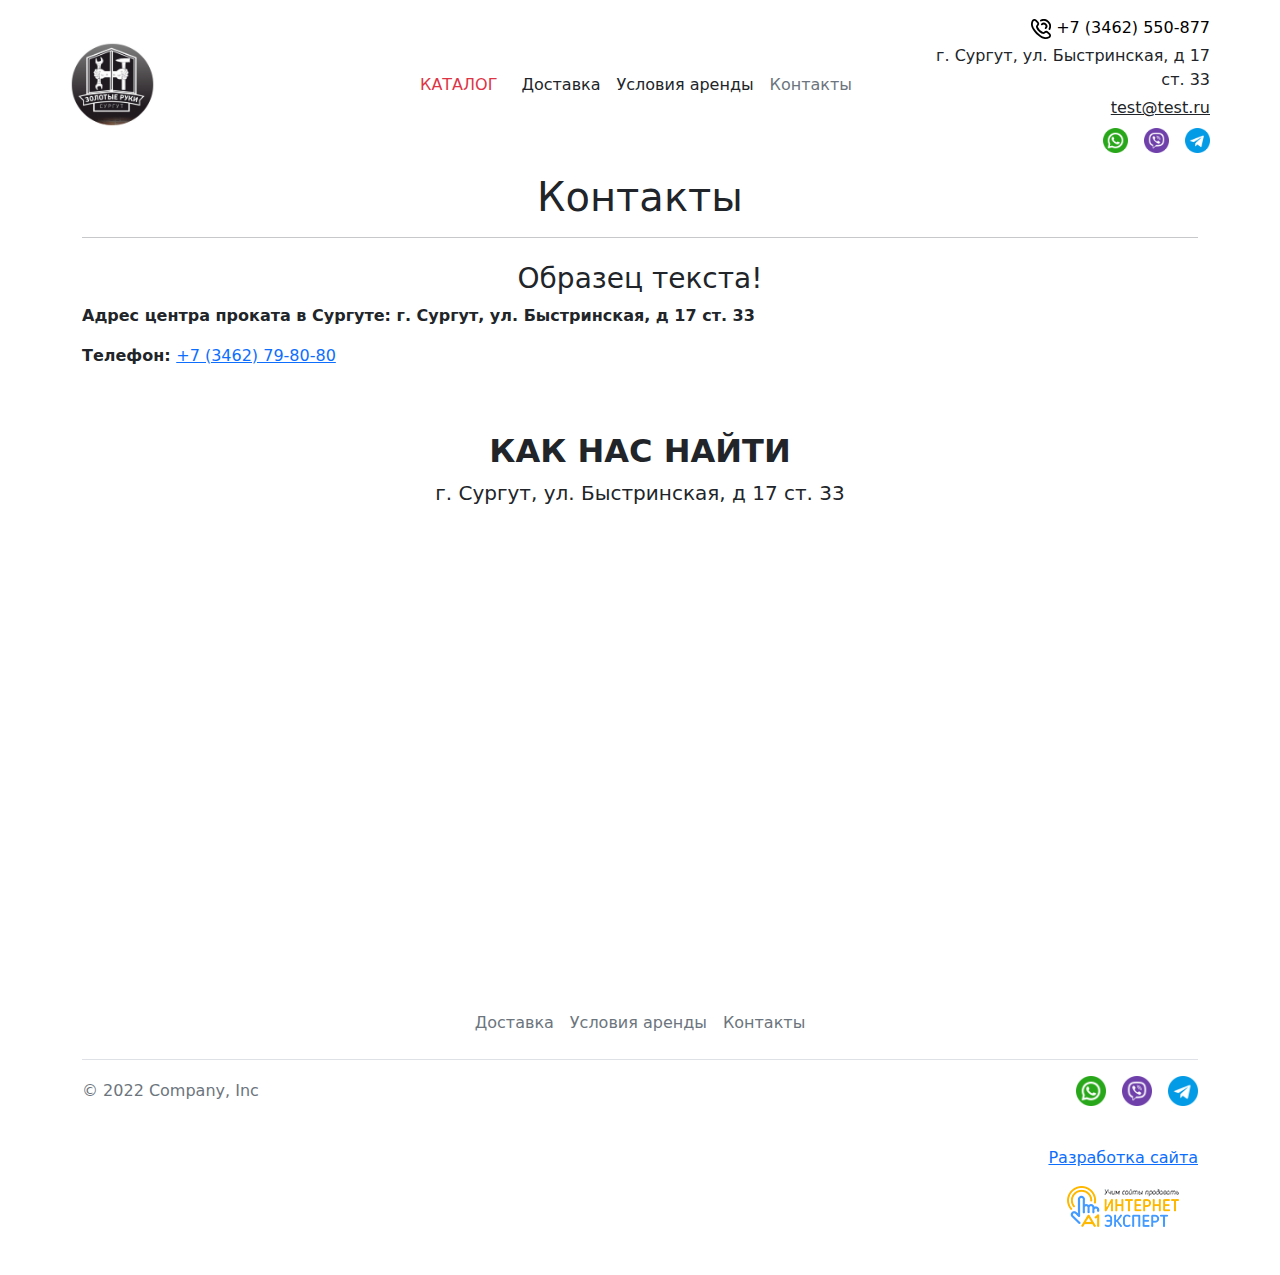
<file: contacts.html>
<!DOCTYPE html>
<html lang="en">

<head>
    <meta charset="UTF-8">
    <meta http-equiv="X-UA-Compatible" content="IE=edge">
    <meta name="viewport" content="width=device-width, initial-scale=1.0">
    <title>Прокат</title>
    <link rel="stylesheet" href="./css/bootstrap.min.css">
    <link rel="stylesheet" href="./css/style.css">
</head>

<body>

    <header
        class="container d-none d-lg-flex flex-wrap align-items-center justify-content-center justify-content-md-between py-3 mb-1 px-0">

        <a href="/" class="d-flex align-items-center col-md-3 mb-2 mb-md-0 text-dark text-decoration-none">
            <img style="max-width: 85px;" src="./img/logo.png" alt="">
        </a>

        <ul class="nav col-12 col-md-auto mb-2 justify-content-center mb-md-0">
            <li><a href="./index.html" class="nav-link ps-0 link-danger">КАТАЛОГ</a></li>
            <li><a href="./delivery.html" class="nav-link px-2 link-dark">Доставка</a></li>
            <li><a href="./delivery.html" class="nav-link px-2 link-dark">Условия аренды</a></li>
            <li><a href="./contacts.html" class="nav-link px-2 link-secondary">Контакты</a></li>
        </ul>

        <div class="col-md-3 text-end">
            <a href="tel:+73462550877" class="phone text-decoration-none">
                <svg width="20" viewBox="0 0 18 18" id="phone" xmlns="http://www.w3.org/2000/svg">
                    <path
                        d="M.227 6.433c1.087 4.318 7.023 10.258 11.34 11.34a7.31 7.31 0 001.784.224 6.985 6.985 0 003.276-.818 2.544 2.544 0 00.625-4.05l-1.706-1.705a2.543 2.543 0 00-2.816-.533 3.968 3.968 0 00-1.204.807c-.146.145-.414.168-.8.063a8.164 8.164 0 01-4.488-4.488c-.103-.385-.082-.654.064-.799.34-.348.615-.757.808-1.204a2.545 2.545 0 00-.532-2.816L4.87.75A2.507 2.507 0 002.7.034 2.536 2.536 0 00.818 1.373a7.018 7.018 0 00-.59 5.06zM2.27 2.132a.912.912 0 011.446-.227L5.42 3.611a.9.9 0 01.196.992c-.112.266-.271.51-.47.719a2.304 2.304 0 00-.483 2.372c.59 2.208 3.44 5.054 5.643 5.644.822.3 1.743.11 2.378-.491.208-.2.45-.359.715-.471a.9.9 0 01.993.195l1.705 1.706a.89.89 0 01.254.77.911.911 0 01-.483.676 5.334 5.334 0 01-3.899.454C8.253 15.252 2.75 9.75 1.813 6.033a5.341 5.341 0 01.456-3.901zM16.277 9.739a.818.818 0 001.09-.388A6.543 6.543 0 008.647.636a.818.818 0 10.701 1.477 4.908 4.908 0 016.539 6.539.818.818 0 00.39 1.087z" />
                    <path
                        d="M12.608 8.862c.32.319.838.319 1.157 0a3.272 3.272 0 000-4.627 3.348 3.348 0 00-4.626 0 .818.818 0 001.156 1.157 1.674 1.674 0 012.313 0 1.636 1.636 0 010 2.313.815.815 0 00-.006 1.155c.001.001.003.003.006.002z" />
                </svg>
                <span>+7 (3462) 550-877</span>
            </a>
            <p class="my-1">г. Сургут, ул. Быстринская, д 17 ст. 33</p>
            <a class="my-1 text-dark" href="mailto:test@test.ru">test@test.ru</a>
            <ul class="nav mt-2 justify-content-end list-unstyled d-flex socials">
                <li class="ms-3"><a class="text-muted whatsapp" href="#"></a></li>
                <li class="ms-3"><a class="text-muted viber" href="#"></a></li>
                <li class="ms-3"><a class="text-muted telegram" href="#"></a></li>
                <!-- <li class="ms-3"><a class="text-muted vk" href="#"></a></li>
                    <li class="ms-3"><a class="text-muted ok" href="#"></a></li>
                    <li class="ms-3"><a class="text-muted inst" href="#"></a></li> -->
            </ul>
        </div>

    </header>

    <div class="header-mobile container d-lg-none">
        <nav class="navbar navbar-expand-lg rounded" aria-label="Eleventh navbar example">
            <div class="container-fluid">
                <a href="/" class="d-flex align-items-center col-md-3 mb-2 mb-md-0 text-dark text-decoration-none">
                    <img style="max-width: 50px;" src="./img/logo.png" alt="">
                </a>
                <button class="navbar-toggler collapsed" type="button" data-bs-toggle="collapse"
                    data-bs-target="#navbarsExample09" aria-controls="navbarsExample09" aria-expanded="false"
                    aria-label="Toggle navigation">
                    <span class="navbar-toggler-icon"></span>
                </button>

                <div class="navbar-collapse collapse" id="navbarsExample09" style="">
                    <ul class="nav flex-column col-12 col-md-auto mb-2 justify-content-center mb-md-0">
                        <li><a href="#" class="nav-link ps-0 link-danger">КАТАЛОГ</a></li>
                        <li><a href="#" class="nav-link ps-0 link-secondary">Доставка</a></li>
                        <li><a href="#" class="nav-link ps-0 link-dark">Условия аренды</a></li>
                        <li><a href="#" class="nav-link ps-0 link-dark">Контакты</a></li>
                    </ul>

                    <div>
                        <a href="tel:+73462550877" class="phone text-decoration-none">
                            <svg width="20" viewBox="0 0 18 18" id="phone" xmlns="http://www.w3.org/2000/svg">
                                <path
                                    d="M.227 6.433c1.087 4.318 7.023 10.258 11.34 11.34a7.31 7.31 0 001.784.224 6.985 6.985 0 003.276-.818 2.544 2.544 0 00.625-4.05l-1.706-1.705a2.543 2.543 0 00-2.816-.533 3.968 3.968 0 00-1.204.807c-.146.145-.414.168-.8.063a8.164 8.164 0 01-4.488-4.488c-.103-.385-.082-.654.064-.799.34-.348.615-.757.808-1.204a2.545 2.545 0 00-.532-2.816L4.87.75A2.507 2.507 0 002.7.034 2.536 2.536 0 00.818 1.373a7.018 7.018 0 00-.59 5.06zM2.27 2.132a.912.912 0 011.446-.227L5.42 3.611a.9.9 0 01.196.992c-.112.266-.271.51-.47.719a2.304 2.304 0 00-.483 2.372c.59 2.208 3.44 5.054 5.643 5.644.822.3 1.743.11 2.378-.491.208-.2.45-.359.715-.471a.9.9 0 01.993.195l1.705 1.706a.89.89 0 01.254.77.911.911 0 01-.483.676 5.334 5.334 0 01-3.899.454C8.253 15.252 2.75 9.75 1.813 6.033a5.341 5.341 0 01.456-3.901zM16.277 9.739a.818.818 0 001.09-.388A6.543 6.543 0 008.647.636a.818.818 0 10.701 1.477 4.908 4.908 0 016.539 6.539.818.818 0 00.39 1.087z" />
                                <path
                                    d="M12.608 8.862c.32.319.838.319 1.157 0a3.272 3.272 0 000-4.627 3.348 3.348 0 00-4.626 0 .818.818 0 001.156 1.157 1.674 1.674 0 012.313 0 1.636 1.636 0 010 2.313.815.815 0 00-.006 1.155c.001.001.003.003.006.002z" />
                            </svg>
                            <span>+7 (3462) 550-877</span>
                        </a>
                        <p class="my-1">г. Сургут, ул. Быстринская, д 17 ст. 33</p>
                        <a class="my-1 text-dark" href="mailto:test@test.ru">test@test.ru</a>
                        <ul class="nav mt-2 list-unstyled d-flex socials">
                            <li class="ms-3"><a class="text-muted whatsapp" href="#"></a></li>
                            <li class="ms-3"><a class="text-muted viber" href="#"></a></li>
                            <li class="ms-3"><a class="text-muted telegram" href="#"></a></li>
                            <li class="ms-3"><a class="text-muted vk" href="#"></a></li>
                            <li class="ms-3"><a class="text-muted ok" href="#"></a></li>
                            <li class="ms-3"><a class="text-muted inst" href="#"></a></li>
                        </ul>
                    </div>
                </div>
            </div>
        </nav>
    </div>

    <div class="container mb-4">
        <h1 class="mx-auto col-12 mt-1 text-center">Контакты</h1>
        <hr>
    </div>
    <main class="container">
        <div class="content">
            <h3 class="text-center">Образец текста!</h3>
            <p>
                <b>Адрес центра проката в Сургуте: г. Сургут, ул. Быстринская, д 17 ст. 33</b>
            </p>
            <p>
                <b>Телефон: </b><a href="tel:+73462798080">+7 (3462) 79-80-80</a>
            </p>
        </div>
    </main>

    <div class="container">
        <!-- Как найти -->
        <div class="px-0 pt-5 my-5 mt-0 text-center">
            <h2 class="fw-bold">КАК НАС НАЙТИ</h2>
            <div class="col-lg-6 mx-auto">
                <p class="lead mb-4">г. Сургут, ул. Быстринская, д 17 ст. 33</p>
            </div>
            <div class="map">
                <iframe
                    src="https://yandex.ru/map-widget/v1/?um=constructor%3A19fd57f9bd9d9f6c2b15b148b3253675ee3cbc4e8901ed9577d95917a9818d6e&amp;source=constructor"
                    width="100%" height="400" frameborder="0"></iframe>
            </div>
        </div>
    </div>


    <div class="container">
        <footer class="py-3 my-4">
            <ul class="nav justify-content-center border-bottom pb-3 mb-3">
                <li class="nav-item"><a href="#" class="nav-link px-2 text-muted">Доставка</a></li>
                <li class="nav-item"><a href="#" class="nav-link px-2 text-muted">Условия аренды</a></li>
                <li class="nav-item"><a href="#" class="nav-link px-2 text-muted">Контакты</a></li>
            </ul>
            <div
                class="d-flex flex-column flex-sm-row justify-content-center justify-content-sm-between align-items-center ">
                <div class="col-md-4 d-flex align-items-center">
                    <span class="mb-0 text-muted">© 2022 Company, Inc</span>
                </div>

                <ul class="nav mt-3 mt-sm-0 justify-content-end list-unstyled d-flex socials">
                    <li class="ms-3"><a class="text-muted whatsapp" href="#"></a></li>
                    <li class="ms-3"><a class="text-muted viber" href="#"></a></li>
                    <li class="ms-3"><a class="text-muted telegram" href="#"></a></li>
                    <!-- <li class="ms-3"><a class="text-muted vk" href="#"></a></li>
                        <li class="ms-3"><a class="text-muted ok" href="#"></a></li>
                        <li class="ms-3"><a class="text-muted inst" href="#"></a></li> -->
                </ul>
            </div>
        </footer>
        <div class="creators mx-auto mb-5 mx-lg-0 ms-lg-auto" style="width: max-content;">
            <a href="https://a1-reklama.ru/" class="d-flex flex-column align-items-center" target="_blank">
                <p>Разработка сайта</p>
                <img src="./img/a1_logo.png" alt="a1" width="112" height="41">
            </a>
        </div>
    </div>


    <script src="./js/bootstrap.bundle.min.js"></script>
</body>

</html>
</file>
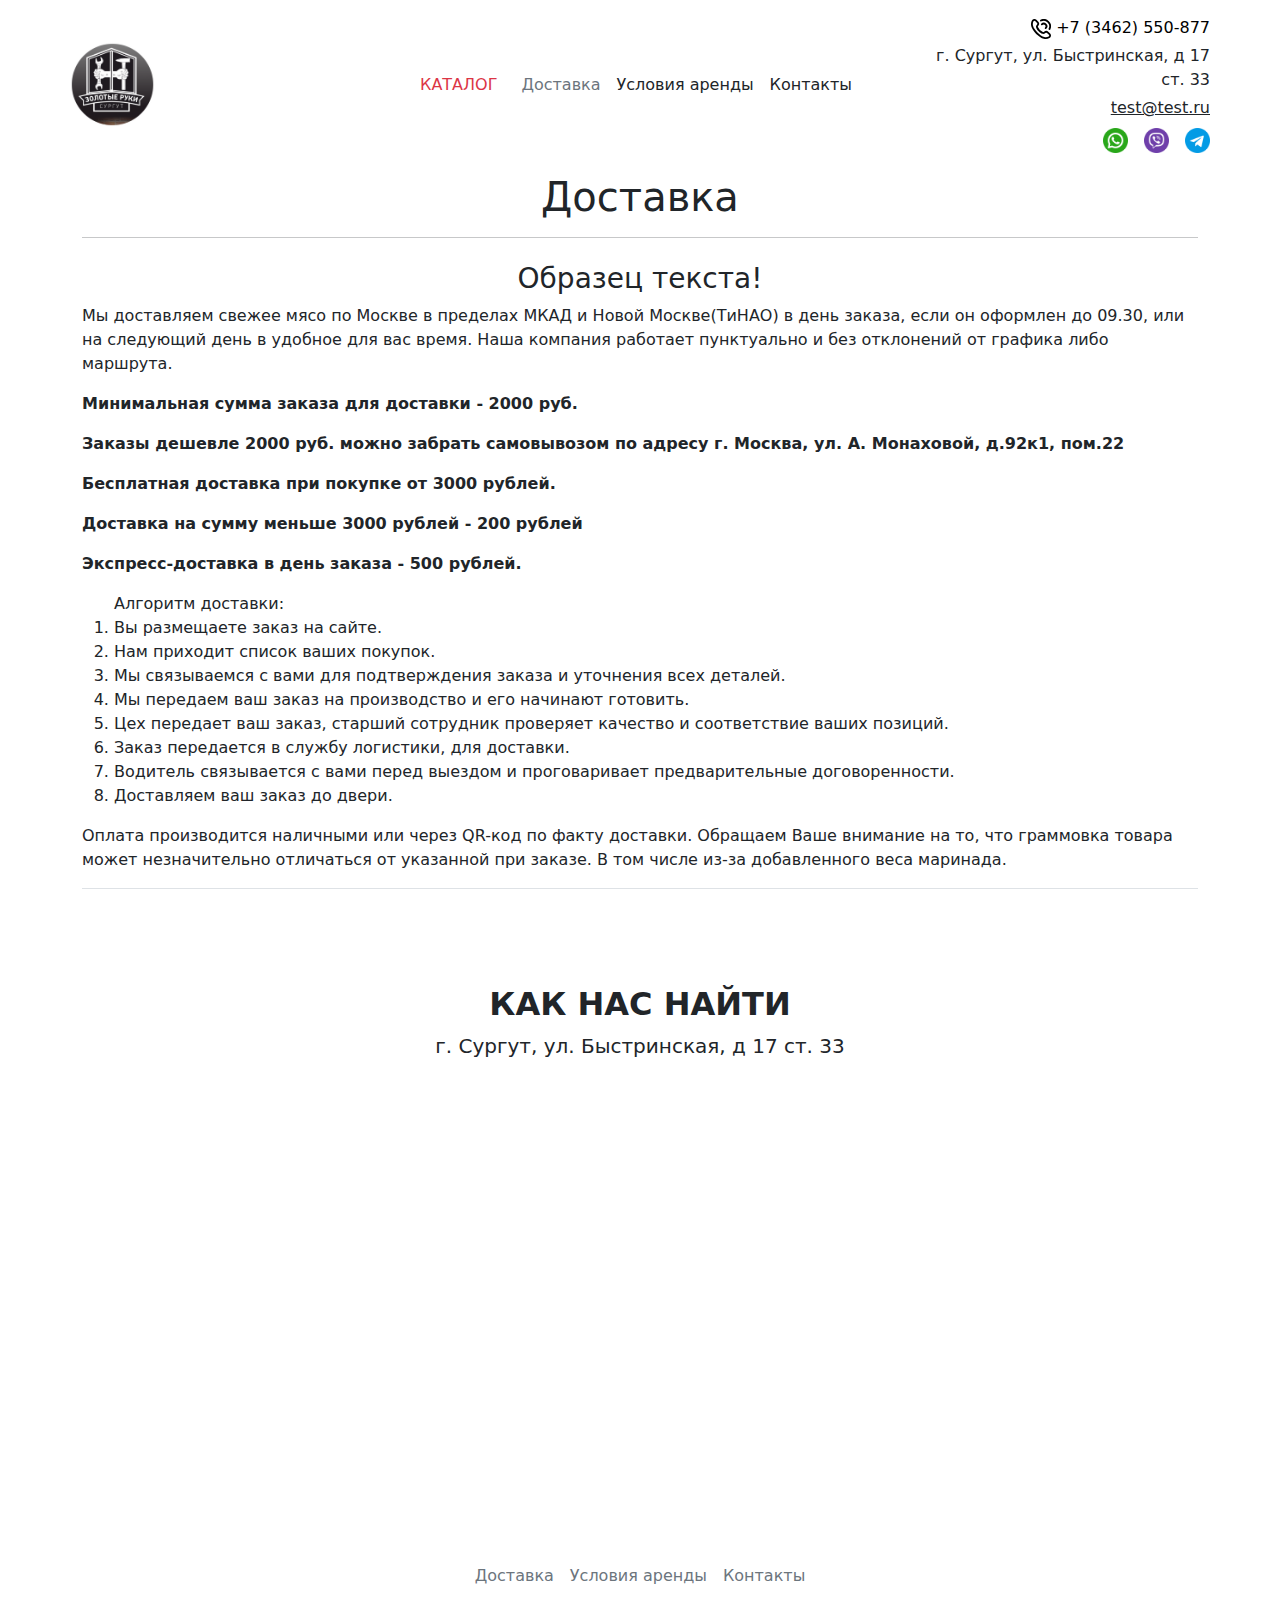
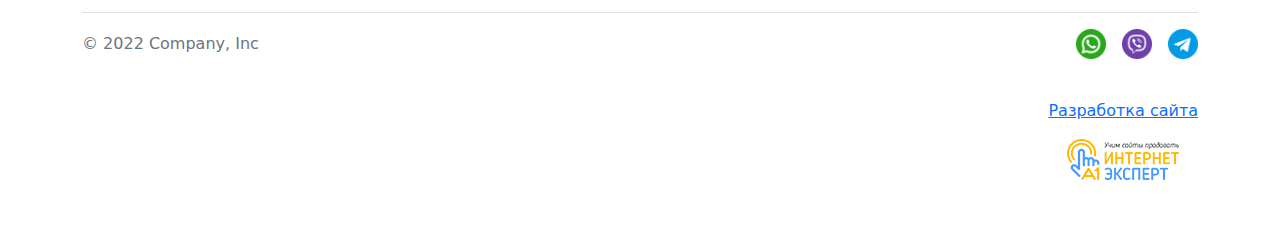
<file: delivery.html>
<!DOCTYPE html>
<html lang="en">

<head>
    <meta charset="UTF-8">
    <meta http-equiv="X-UA-Compatible" content="IE=edge">
    <meta name="viewport" content="width=device-width, initial-scale=1.0">
    <title>Прокат</title>
    <link rel="stylesheet" href="./css/bootstrap.min.css">
    <link rel="stylesheet" href="./css/style.css">
</head>

<body>

    <header
        class="container d-none d-lg-flex flex-wrap align-items-center justify-content-center justify-content-md-between py-3 mb-1 px-0">

        <a href="/" class="d-flex align-items-center col-md-3 mb-2 mb-md-0 text-dark text-decoration-none">
            <img style="max-width: 85px;" src="./img/logo.png" alt="">
        </a>

        <ul class="nav col-12 col-md-auto mb-2 justify-content-center mb-md-0">
            <li><a href="./index.html" class="nav-link ps-0 link-danger">КАТАЛОГ</a></li>
            <li><a href="./delivery.html" class="nav-link px-2 link-secondary">Доставка</a></li>
            <li><a href="./delivery.html" class="nav-link px-2 link-dark">Условия аренды</a></li>
            <li><a href="./contacts.html" class="nav-link px-2 link-dark">Контакты</a></li>
        </ul>

        <div class="col-md-3 text-end">
            <a href="tel:+73462550877" class="phone text-decoration-none">
                <svg width="20" viewBox="0 0 18 18" id="phone" xmlns="http://www.w3.org/2000/svg">
                    <path
                        d="M.227 6.433c1.087 4.318 7.023 10.258 11.34 11.34a7.31 7.31 0 001.784.224 6.985 6.985 0 003.276-.818 2.544 2.544 0 00.625-4.05l-1.706-1.705a2.543 2.543 0 00-2.816-.533 3.968 3.968 0 00-1.204.807c-.146.145-.414.168-.8.063a8.164 8.164 0 01-4.488-4.488c-.103-.385-.082-.654.064-.799.34-.348.615-.757.808-1.204a2.545 2.545 0 00-.532-2.816L4.87.75A2.507 2.507 0 002.7.034 2.536 2.536 0 00.818 1.373a7.018 7.018 0 00-.59 5.06zM2.27 2.132a.912.912 0 011.446-.227L5.42 3.611a.9.9 0 01.196.992c-.112.266-.271.51-.47.719a2.304 2.304 0 00-.483 2.372c.59 2.208 3.44 5.054 5.643 5.644.822.3 1.743.11 2.378-.491.208-.2.45-.359.715-.471a.9.9 0 01.993.195l1.705 1.706a.89.89 0 01.254.77.911.911 0 01-.483.676 5.334 5.334 0 01-3.899.454C8.253 15.252 2.75 9.75 1.813 6.033a5.341 5.341 0 01.456-3.901zM16.277 9.739a.818.818 0 001.09-.388A6.543 6.543 0 008.647.636a.818.818 0 10.701 1.477 4.908 4.908 0 016.539 6.539.818.818 0 00.39 1.087z" />
                    <path
                        d="M12.608 8.862c.32.319.838.319 1.157 0a3.272 3.272 0 000-4.627 3.348 3.348 0 00-4.626 0 .818.818 0 001.156 1.157 1.674 1.674 0 012.313 0 1.636 1.636 0 010 2.313.815.815 0 00-.006 1.155c.001.001.003.003.006.002z" />
                </svg>
                <span>+7 (3462) 550-877</span>
            </a>
            <p class="my-1">г. Сургут, ул. Быстринская, д 17 ст. 33</p>
            <a class="my-1 text-dark" href="mailto:test@test.ru">test@test.ru</a>
            <ul class="nav mt-2 justify-content-end list-unstyled d-flex socials">
                <li class="ms-3"><a class="text-muted whatsapp" href="#"></a></li>
                <li class="ms-3"><a class="text-muted viber" href="#"></a></li>
                <li class="ms-3"><a class="text-muted telegram" href="#"></a></li>
                <!-- <li class="ms-3"><a class="text-muted vk" href="#"></a></li>
                    <li class="ms-3"><a class="text-muted ok" href="#"></a></li>
                    <li class="ms-3"><a class="text-muted inst" href="#"></a></li> -->
            </ul>
        </div>

    </header>

    <div class="header-mobile container d-lg-none">
        <nav class="navbar navbar-expand-lg rounded" aria-label="Eleventh navbar example">
            <div class="container-fluid">
                <a href="/" class="d-flex align-items-center col-md-3 mb-2 mb-md-0 text-dark text-decoration-none">
                    <img style="max-width: 50px;" src="./img/logo.png" alt="">
                </a>
                <button class="navbar-toggler collapsed" type="button" data-bs-toggle="collapse"
                    data-bs-target="#navbarsExample09" aria-controls="navbarsExample09" aria-expanded="false"
                    aria-label="Toggle navigation">
                    <span class="navbar-toggler-icon"></span>
                </button>

                <div class="navbar-collapse collapse" id="navbarsExample09" style="">
                    <ul class="nav flex-column col-12 col-md-auto mb-2 justify-content-center mb-md-0">
                        <li><a href="#" class="nav-link ps-0 link-danger">КАТАЛОГ</a></li>
                        <li><a href="#" class="nav-link ps-0 link-secondary">Доставка</a></li>
                        <li><a href="#" class="nav-link ps-0 link-dark">Условия аренды</a></li>
                        <li><a href="#" class="nav-link ps-0 link-dark">Контакты</a></li>
                    </ul>

                    <div>
                        <a href="tel:+73462550877" class="phone text-decoration-none">
                            <svg width="20" viewBox="0 0 18 18" id="phone" xmlns="http://www.w3.org/2000/svg">
                                <path
                                    d="M.227 6.433c1.087 4.318 7.023 10.258 11.34 11.34a7.31 7.31 0 001.784.224 6.985 6.985 0 003.276-.818 2.544 2.544 0 00.625-4.05l-1.706-1.705a2.543 2.543 0 00-2.816-.533 3.968 3.968 0 00-1.204.807c-.146.145-.414.168-.8.063a8.164 8.164 0 01-4.488-4.488c-.103-.385-.082-.654.064-.799.34-.348.615-.757.808-1.204a2.545 2.545 0 00-.532-2.816L4.87.75A2.507 2.507 0 002.7.034 2.536 2.536 0 00.818 1.373a7.018 7.018 0 00-.59 5.06zM2.27 2.132a.912.912 0 011.446-.227L5.42 3.611a.9.9 0 01.196.992c-.112.266-.271.51-.47.719a2.304 2.304 0 00-.483 2.372c.59 2.208 3.44 5.054 5.643 5.644.822.3 1.743.11 2.378-.491.208-.2.45-.359.715-.471a.9.9 0 01.993.195l1.705 1.706a.89.89 0 01.254.77.911.911 0 01-.483.676 5.334 5.334 0 01-3.899.454C8.253 15.252 2.75 9.75 1.813 6.033a5.341 5.341 0 01.456-3.901zM16.277 9.739a.818.818 0 001.09-.388A6.543 6.543 0 008.647.636a.818.818 0 10.701 1.477 4.908 4.908 0 016.539 6.539.818.818 0 00.39 1.087z" />
                                <path
                                    d="M12.608 8.862c.32.319.838.319 1.157 0a3.272 3.272 0 000-4.627 3.348 3.348 0 00-4.626 0 .818.818 0 001.156 1.157 1.674 1.674 0 012.313 0 1.636 1.636 0 010 2.313.815.815 0 00-.006 1.155c.001.001.003.003.006.002z" />
                            </svg>
                            <span>+7 (3462) 550-877</span>
                        </a>
                        <p class="my-1">г. Сургут, ул. Быстринская, д 17 ст. 33</p>
                        <a class="my-1 text-dark" href="mailto:test@test.ru">test@test.ru</a>
                        <ul class="nav mt-2 list-unstyled d-flex socials">
                            <li class="ms-3"><a class="text-muted whatsapp" href="#"></a></li>
                            <li class="ms-3"><a class="text-muted viber" href="#"></a></li>
                            <li class="ms-3"><a class="text-muted telegram" href="#"></a></li>
                            <li class="ms-3"><a class="text-muted vk" href="#"></a></li>
                            <li class="ms-3"><a class="text-muted ok" href="#"></a></li>
                            <li class="ms-3"><a class="text-muted inst" href="#"></a></li>
                        </ul>
                    </div>
                </div>
            </div>
        </nav>
    </div>

    <div class="container mb-4">
        <h1 class="mx-auto col-12 mt-1 text-center">Доставка</h1>
        <hr>
    </div>
    <main class="container">
        <div class="content border-bottom">
            <h3 class="text-center">Образец текста!</h3>
            <p>Мы доставляем свежее мясо по Москве в пределах МКАД и Новой Москве(ТиНАО) в день заказа, если он оформлен
                до 09.30, или на следующий день в удобное для вас время. Наша компания работает пунктуально и без
                отклонений от графика либо маршрута.</p>
            <p><strong>Минимальная сумма заказа для доставки - 2000 руб.</strong></p>
            <p><strong>Заказы дешевле 2000 руб. можно забрать самовывозом по адресу г. Москва, ул. А. Монаховой, д.92к1,
                    пом.22</strong></p>
            <p><strong>Бесплатная доставка при покупке от 3000 рублей.</strong></p>
            <p><strong>Доставка на сумму меньше 3000 рублей - 200 рублей</strong></p>
            <p><strong>Экспресс-доставка в день заказа - 500 рублей. </strong></p>
            <ol>Алгоритм доставки:
                <li>Вы размещаете заказ на сайте.</li>
                <li>Нам приходит список ваших покупок.</li>
                <li>Мы связываемся с вами для подтверждения заказа и уточнения всех деталей.</li>
                <li>Мы передаем ваш заказ на производство и его начинают готовить.</li>
                <li>Цех передает ваш заказ, старший сотрудник проверяет качество и соответствие ваших позиций.</li>
                <li>Заказ передается в службу логистики, для доставки.</li>
                <li>Водитель связывается с вами перед выездом и проговаривает предварительные договоренности.</li>
                <li>Доставляем ваш заказ до двери.</li>
            </ol>
            <p>Оплата производится наличными или через QR-код по факту доставки. Обращаем Ваше внимание на то, что
                граммовка товара может незначительно отличаться от указанной при заказе. В том числе из-за добавленного
                веса маринада.</p>
        </div>
    </main>

    <div class="container">
        <!-- Как найти -->
        <div class="px-0 pt-5 my-5 text-center">
            <h2 class="fw-bold">КАК НАС НАЙТИ</h2>
            <div class="col-lg-6 mx-auto">
                <p class="lead mb-4">г. Сургут, ул. Быстринская, д 17 ст. 33</p>
            </div>
            <div class="map">
                <iframe
                    src="https://yandex.ru/map-widget/v1/?um=constructor%3A19fd57f9bd9d9f6c2b15b148b3253675ee3cbc4e8901ed9577d95917a9818d6e&amp;source=constructor"
                    width="100%" height="400" frameborder="0"></iframe>
            </div>
        </div>
    </div>


    <div class="container">
        <footer class="py-3 my-4">
            <ul class="nav justify-content-center border-bottom pb-3 mb-3">
                <li class="nav-item"><a href="#" class="nav-link px-2 text-muted">Доставка</a></li>
                <li class="nav-item"><a href="#" class="nav-link px-2 text-muted">Условия аренды</a></li>
                <li class="nav-item"><a href="#" class="nav-link px-2 text-muted">Контакты</a></li>
            </ul>
            <div
                class="d-flex flex-column flex-sm-row justify-content-center justify-content-sm-between align-items-center ">
                <div class="col-md-4 d-flex align-items-center">
                    <span class="mb-0 text-muted">© 2022 Company, Inc</span>
                </div>

                <ul class="nav mt-3 mt-sm-0 justify-content-end list-unstyled d-flex socials">
                    <li class="ms-3"><a class="text-muted whatsapp" href="#"></a></li>
                    <li class="ms-3"><a class="text-muted viber" href="#"></a></li>
                    <li class="ms-3"><a class="text-muted telegram" href="#"></a></li>
                    <!-- <li class="ms-3"><a class="text-muted vk" href="#"></a></li>
                        <li class="ms-3"><a class="text-muted ok" href="#"></a></li>
                        <li class="ms-3"><a class="text-muted inst" href="#"></a></li> -->
                </ul>
            </div>
        </footer>
        <div class="creators mx-auto mb-5 mx-lg-0 ms-lg-auto" style="width: max-content;">
            <a href="https://a1-reklama.ru/" class="d-flex flex-column align-items-center" target="_blank">
                <p>Разработка сайта</p>
                <img src="./img/a1_logo.png" alt="a1" width="112" height="41">
            </a>
        </div>
    </div>


    <script src="./js/bootstrap.bundle.min.js"></script>
</body>

</html>
</file>
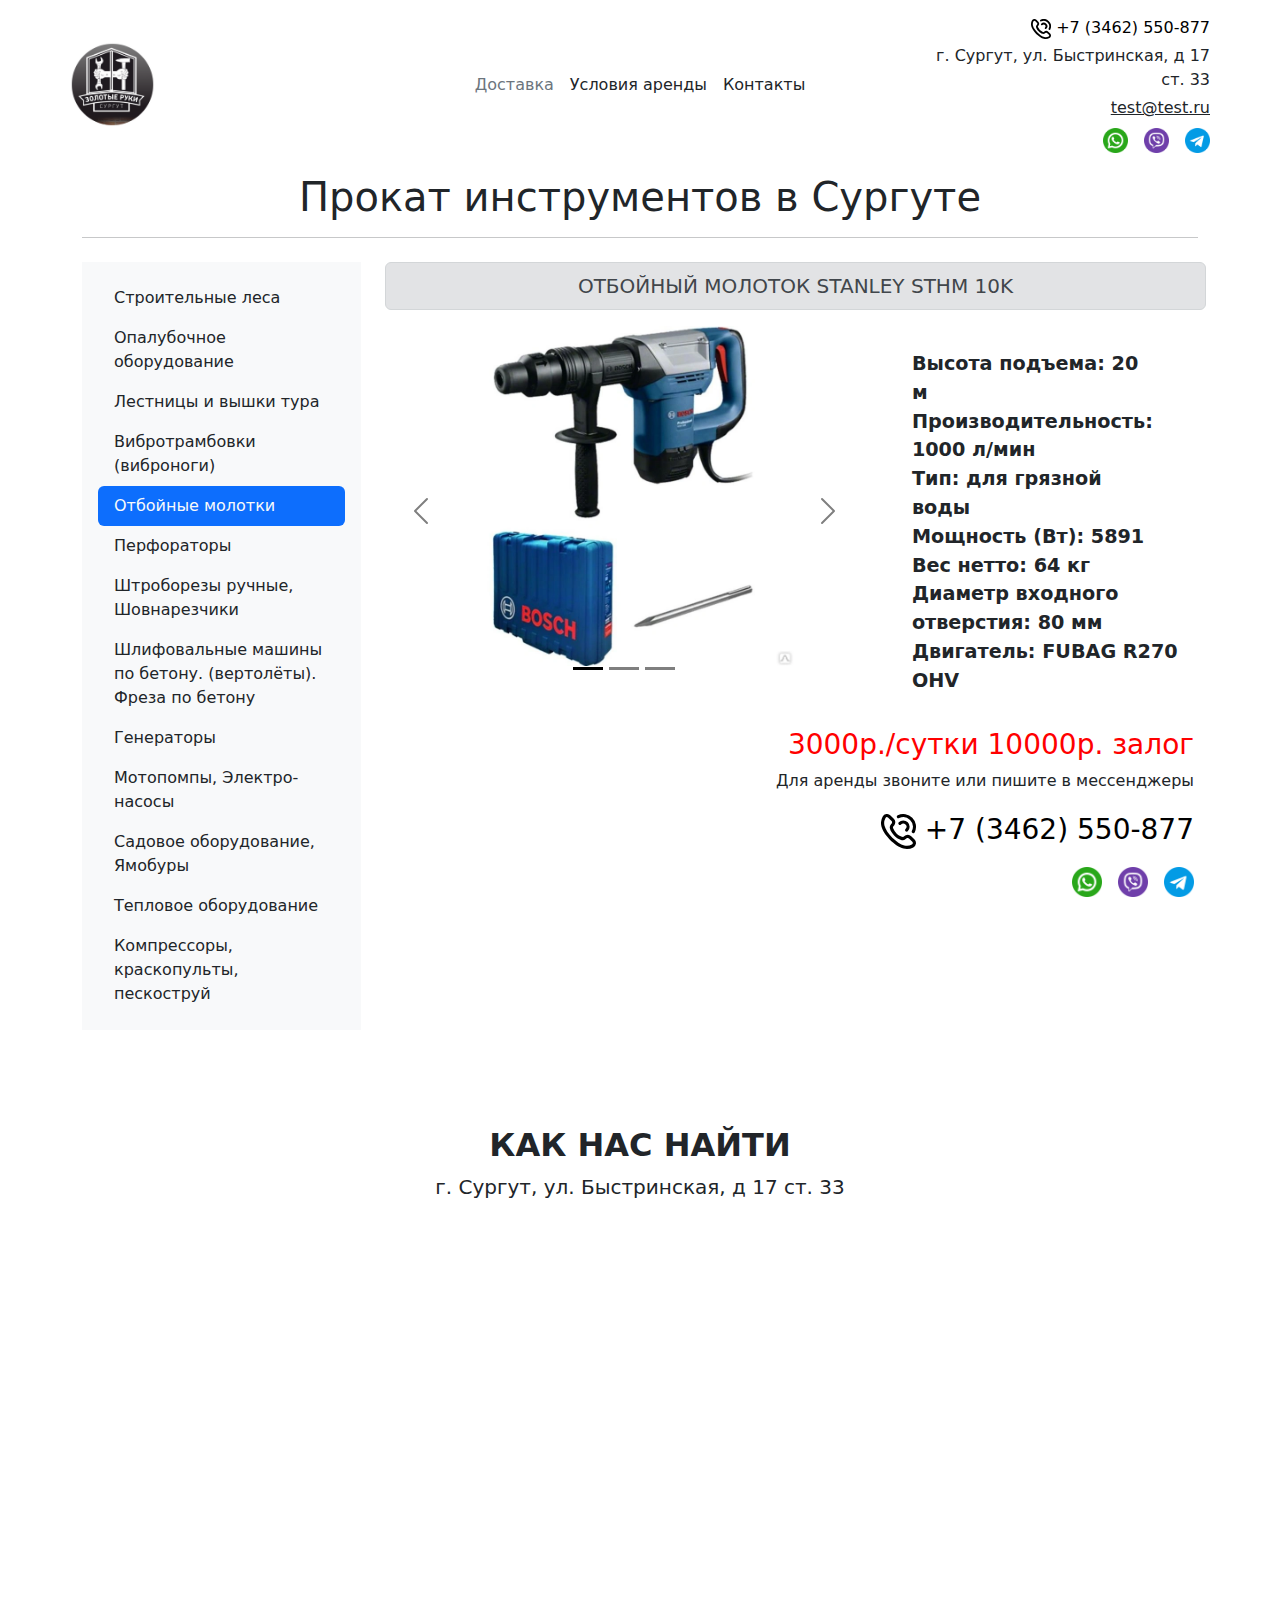
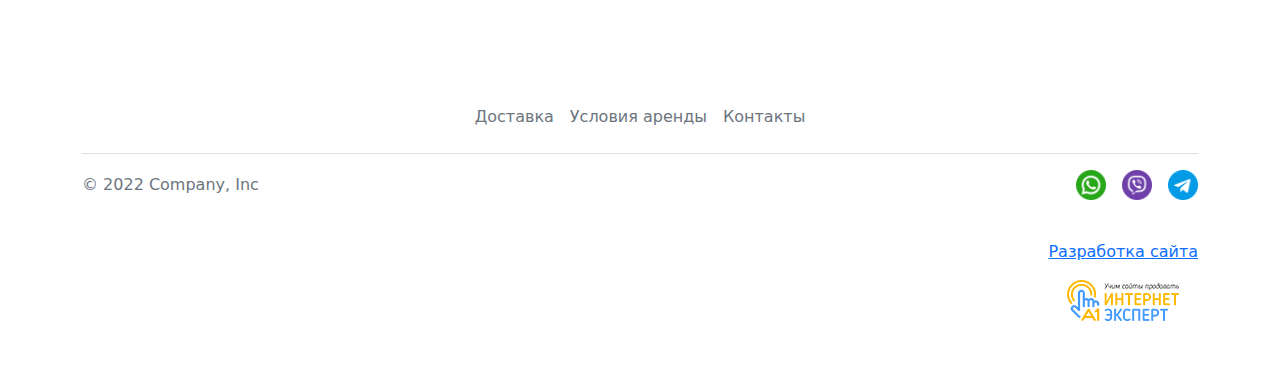
<file: detail.html>
<!DOCTYPE html>
<html lang="en">

<head>
    <meta charset="UTF-8">
    <meta http-equiv="X-UA-Compatible" content="IE=edge">
    <meta name="viewport" content="width=device-width, initial-scale=1.0">
    <title>Прокат</title>
    <link rel="stylesheet" href="./css/bootstrap.min.css">
    <link rel="stylesheet" href="./css/jquery.fancybox.min.css">
    <link rel="stylesheet" href="./css/style.css">
</head>

<body>

    <header
        class="container d-none d-lg-flex flex-wrap align-items-center justify-content-center justify-content-md-between py-3 mb-1 px-0">

        <a href="/" class="d-flex align-items-center col-md-3 mb-2 mb-md-0 text-dark text-decoration-none">
            <img style="max-width: 85px;" src="./img/logo.png" alt="">
        </a>

        <ul class="nav col-12 col-md-auto mb-2 justify-content-center mb-md-0">
            <li><a href="./delivery.html" class="nav-link px-2 link-secondary">Доставка</a></li>
            <li><a href="./contacts.html" class="nav-link px-2 link-dark">Условия аренды</a></li>
            <li><a href="./contacts.html" class="nav-link px-2 link-dark">Контакты</a></li>
        </ul>

        <div class="col-md-3 text-end">
            <a href="tel:+73462550877" class="phone text-decoration-none">
                <svg width="20" viewBox="0 0 18 18" id="phone" xmlns="http://www.w3.org/2000/svg">
                    <path
                        d="M.227 6.433c1.087 4.318 7.023 10.258 11.34 11.34a7.31 7.31 0 001.784.224 6.985 6.985 0 003.276-.818 2.544 2.544 0 00.625-4.05l-1.706-1.705a2.543 2.543 0 00-2.816-.533 3.968 3.968 0 00-1.204.807c-.146.145-.414.168-.8.063a8.164 8.164 0 01-4.488-4.488c-.103-.385-.082-.654.064-.799.34-.348.615-.757.808-1.204a2.545 2.545 0 00-.532-2.816L4.87.75A2.507 2.507 0 002.7.034 2.536 2.536 0 00.818 1.373a7.018 7.018 0 00-.59 5.06zM2.27 2.132a.912.912 0 011.446-.227L5.42 3.611a.9.9 0 01.196.992c-.112.266-.271.51-.47.719a2.304 2.304 0 00-.483 2.372c.59 2.208 3.44 5.054 5.643 5.644.822.3 1.743.11 2.378-.491.208-.2.45-.359.715-.471a.9.9 0 01.993.195l1.705 1.706a.89.89 0 01.254.77.911.911 0 01-.483.676 5.334 5.334 0 01-3.899.454C8.253 15.252 2.75 9.75 1.813 6.033a5.341 5.341 0 01.456-3.901zM16.277 9.739a.818.818 0 001.09-.388A6.543 6.543 0 008.647.636a.818.818 0 10.701 1.477 4.908 4.908 0 016.539 6.539.818.818 0 00.39 1.087z" />
                    <path
                        d="M12.608 8.862c.32.319.838.319 1.157 0a3.272 3.272 0 000-4.627 3.348 3.348 0 00-4.626 0 .818.818 0 001.156 1.157 1.674 1.674 0 012.313 0 1.636 1.636 0 010 2.313.815.815 0 00-.006 1.155c.001.001.003.003.006.002z" />
                </svg>
                <span>+7 (3462) 550-877</span>
            </a>
            <p class="my-1">г. Сургут, ул. Быстринская, д 17 ст. 33</p>
            <a class="my-1 text-dark" href="mailto:test@test.ru">test@test.ru</a>
            <ul class="nav mt-2 justify-content-end list-unstyled d-flex socials">
                <li class="ms-3"><a class="text-muted whatsapp" href="#"></a></li>
                <li class="ms-3"><a class="text-muted viber" href="#"></a></li>
                <li class="ms-3"><a class="text-muted telegram" href="#"></a></li>
                <!-- <li class="ms-3"><a class="text-muted vk" href="#"></a></li>
                    <li class="ms-3"><a class="text-muted ok" href="#"></a></li>
                    <li class="ms-3"><a class="text-muted inst" href="#"></a></li> -->
            </ul>
        </div>

    </header>

    <div class="header-mobile container d-lg-none">
        <nav class="navbar navbar-expand-lg rounded" aria-label="Eleventh navbar example">
            <div class="container-fluid">
                <a href="/" class="d-flex align-items-center col-md-3 mb-2 mb-md-0 text-dark text-decoration-none">
                    <img style="max-width: 50px;" src="./img/logo.png" alt="">
                </a>
                <button class="navbar-toggler collapsed" type="button" data-bs-toggle="collapse"
                    data-bs-target="#navbarsExample09" aria-controls="navbarsExample09" aria-expanded="false"
                    aria-label="Toggle navigation">
                    <span class="navbar-toggler-icon"></span>
                </button>

                <div class="navbar-collapse collapse" id="navbarsExample09" style="">
                    <ul class="nav flex-column col-12 col-md-auto mb-2 justify-content-center mb-md-0">
                        <li><a href="./delivery.html" class="nav-link px-2 link-secondary">Доставка</a></li>
                        <li><a href="./contacts.html" class="nav-link px-2 link-dark">Условия аренды</a></li>
                        <li><a href="./contacts.html" class="nav-link px-2 link-dark">Контакты</a></li>
                    </ul>

                    <div>
                        <a href="tel:+73462550877" class="phone text-decoration-none">
                            <svg width="20" viewBox="0 0 18 18" id="phone" xmlns="http://www.w3.org/2000/svg">
                                <path
                                    d="M.227 6.433c1.087 4.318 7.023 10.258 11.34 11.34a7.31 7.31 0 001.784.224 6.985 6.985 0 003.276-.818 2.544 2.544 0 00.625-4.05l-1.706-1.705a2.543 2.543 0 00-2.816-.533 3.968 3.968 0 00-1.204.807c-.146.145-.414.168-.8.063a8.164 8.164 0 01-4.488-4.488c-.103-.385-.082-.654.064-.799.34-.348.615-.757.808-1.204a2.545 2.545 0 00-.532-2.816L4.87.75A2.507 2.507 0 002.7.034 2.536 2.536 0 00.818 1.373a7.018 7.018 0 00-.59 5.06zM2.27 2.132a.912.912 0 011.446-.227L5.42 3.611a.9.9 0 01.196.992c-.112.266-.271.51-.47.719a2.304 2.304 0 00-.483 2.372c.59 2.208 3.44 5.054 5.643 5.644.822.3 1.743.11 2.378-.491.208-.2.45-.359.715-.471a.9.9 0 01.993.195l1.705 1.706a.89.89 0 01.254.77.911.911 0 01-.483.676 5.334 5.334 0 01-3.899.454C8.253 15.252 2.75 9.75 1.813 6.033a5.341 5.341 0 01.456-3.901zM16.277 9.739a.818.818 0 001.09-.388A6.543 6.543 0 008.647.636a.818.818 0 10.701 1.477 4.908 4.908 0 016.539 6.539.818.818 0 00.39 1.087z" />
                                <path
                                    d="M12.608 8.862c.32.319.838.319 1.157 0a3.272 3.272 0 000-4.627 3.348 3.348 0 00-4.626 0 .818.818 0 001.156 1.157 1.674 1.674 0 012.313 0 1.636 1.636 0 010 2.313.815.815 0 00-.006 1.155c.001.001.003.003.006.002z" />
                            </svg>
                            <span>+7 (3462) 550-877</span>
                        </a>
                        <p class="my-1">г. Сургут, ул. Быстринская, д 17 ст. 33</p>
                        <a class="my-1 text-dark" href="mailto:test@test.ru">test@test.ru</a>
                        <ul class="nav mt-2 list-unstyled d-flex socials">
                            <li class="ms-3"><a class="text-muted whatsapp" href="#"></a></li>
                            <li class="ms-3"><a class="text-muted viber" href="#"></a></li>
                            <li class="ms-3"><a class="text-muted telegram" href="#"></a></li>
                            <li class="ms-3"><a class="text-muted vk" href="#"></a></li>
                            <li class="ms-3"><a class="text-muted ok" href="#"></a></li>
                            <li class="ms-3"><a class="text-muted inst" href="#"></a></li>
                        </ul>
                    </div>
                </div>
            </div>
        </nav>
    </div>

    <div class="container mb-4">
        <h1 class="mx-auto col-12 mt-1 text-center">Прокат инструментов в Сургуте</h1>
        <hr>
    </div>
    <main class="container">
        <div class="row w-100 mx-auto align-items-start ">
            <!-- SideBar -->
            <div class="d-none d-lg-flex flex-column flex-shrink-0 p-3 bg-light col-3">
                <ul class="nav nav-pills flex-column mb-auto">
                    <li class="nav-item">
                        <a href="#" class="nav-link link-dark" aria-current="page">
                            Строительные леса
                        </a>
                    </li>
                    <li>
                        <a href="#" class="nav-link link-dark">
                            Опалубочное оборудование
                        </a>
                    </li>
                    <li>
                        <a href="#" class="nav-link link-dark">
                            Лестницы и вышки тура
                        </a>
                    </li>
                    <li>
                        <a href="#" class="nav-link link-dark">
                            Вибротрамбовки (виброноги)
                        </a>
                    </li>
                    <li>
                        <a href="#" class="nav-link link-light active">
                            Отбойные молотки
                        </a>
                    </li>
                    <li>
                        <a href="#" class="nav-link link-dark">
                            Перфораторы
                        </a>
                    </li>
                    <li>
                        <a href="#" class="nav-link link-dark">
                            Штроборезы ручные, Шовнарезчики
                        </a>
                    </li>
                    <li>
                        <a href="#" class="nav-link link-dark">
                            Шлифовальные машины по бетону. (вертолёты). Фреза по бетону
                        </a>
                    </li>
                    <li>
                        <a href="#" class="nav-link link-dark">
                            Генераторы
                        </a>
                    </li>
                    <li>
                        <a href="#" class="nav-link link-dark">
                            Мотопомпы, Электро-насосы
                        </a>
                    </li>
                    <li>
                        <a href="#" class="nav-link link-dark">
                            Садовое оборудование, Ямобуры
                        </a>
                    </li>
                    <li>
                        <a href="#" class="nav-link link-dark">
                            Тепловое оборудование
                        </a>
                    </li>
                    <li>
                        <a href="#" class="nav-link link-dark">
                            Компрессоры, краскопульты, пескоструй
                        </a>
                    </li>
                </ul>
            </div>
            <!-- Mobile Catalog -->
            <button type="button" class="btn btn-primary d-lg-none w-100" data-bs-toggle="modal"
                data-bs-target="#catalog">
                Каталог товаров
            </button>
            <div class="row col-12 col-lg-9 mt-3 mt-lg-0 ms-0 ms-lg-2 p-0 ps-lg-3">
                <div class="alert alert-secondary mb-3 py-2 text-center fs-5" role="alert">
                    ОТБОЙНЫЙ МОЛОТОК STANLEY STHM 10K
                </div>
                <div id="carouselExampleDark" class="carousel carousel-dark slide  flex-shrink-0 p-0 col-12 col-lg-7 mb-3"
                    data-bs-ride="carousel">
                    <div class="carousel-indicators">
                        <button type="button" data-bs-target="#carouselExampleDark" data-bs-slide-to="0" class="active"
                            aria-current="true" aria-label="Slide 1"></button>
                        <button type="button" data-bs-target="#carouselExampleDark" data-bs-slide-to="1"
                            aria-label="Slide 2"></button>
                        <button type="button" data-bs-target="#carouselExampleDark" data-bs-slide-to="2"
                            aria-label="Slide 3"></button>
                    </div>
                    <div class="carousel-inner carousel-inner-detail">
                        <div class="carousel-item h-100 active " data-bs-interval="10000">
                            <img data-fancybox="gallery" src="./img/tn4pmz3l3xd8huuonv1bcvn6jsvm6r63.webp"
                                class="d-block w-100 h-100 img-fluid rounded-1 cursor-pointer">
                        </div>
                        <div class="carousel-item h-100" data-bs-interval="2000">
                            <img data-fancybox="gallery" src="./img/mseazxji7q52z1la8no7kj4u8w26dgrg.jpg"
                                class="d-block w-100 h-100 img-fluid rounded-1 cursor-pointer">
                        </div>
                        <div class="carousel-item h-100">
                            <img data-fancybox="gallery" src="./img/i7wmo2kkkwwc56d68effb9pheweb5nlp.webp"
                                class="d-block w-100 h-100 img-fluid rounded-1 cursor-pointer">
                        </div>
                    </div>
                    <button class="carousel-control-prev" type="button" data-bs-target="#carouselExampleDark"
                        data-bs-slide="prev">
                        <span class="carousel-control-prev-icon" aria-hidden="true"></span>
                        <span class="visually-hidden">Previous</span>
                    </button>
                    <button class="carousel-control-next" type="button" data-bs-target="#carouselExampleDark"
                        data-bs-slide="next">
                        <span class="carousel-control-next-icon" aria-hidden="true"></span>
                        <span class="visually-hidden">Next</span>
                    </button>
                </div>
                <div class="description-section px-0 mt-4 col-12 col-lg-4 ms-lg-5">
                    <p><strong>
                            Высота подъема: 20 м&nbsp;&nbsp;&nbsp;&nbsp;<br>
                            Производительность: 1000 л/мин&nbsp;&nbsp;&nbsp;&nbsp;<br>
                            Тип: для грязной воды&nbsp;&nbsp;&nbsp;&nbsp;<br>
                            Мощность (Вт): 5891&nbsp;&nbsp;&nbsp;&nbsp;<br>
                            Вес нетто: 64 кг&nbsp;&nbsp;&nbsp;&nbsp;<br>
                            Диаметр входного отверстия: 80 мм&nbsp;&nbsp;&nbsp;&nbsp;<br>
                            Двигатель: FUBAG R270 OHV<br>
                        </strong>
                    </p>
                </div>
                <div class="col-12 mt-3 ps-0 d-flex flex-column align-items-lg-end">
                    <h3 style="color: red;">3000р./сутки 10000р. залог</h3>
                    <p>Для аренды звоните или пишите в мессенджеры</p>
                    <a href="tel:+73462550877" class="phone text-decoration-none fs-3">
                        <svg width="35" viewBox="0 0 18 18" id="phone" xmlns="http://www.w3.org/2000/svg">
                            <path
                                d="M.227 6.433c1.087 4.318 7.023 10.258 11.34 11.34a7.31 7.31 0 001.784.224 6.985 6.985 0 003.276-.818 2.544 2.544 0 00.625-4.05l-1.706-1.705a2.543 2.543 0 00-2.816-.533 3.968 3.968 0 00-1.204.807c-.146.145-.414.168-.8.063a8.164 8.164 0 01-4.488-4.488c-.103-.385-.082-.654.064-.799.34-.348.615-.757.808-1.204a2.545 2.545 0 00-.532-2.816L4.87.75A2.507 2.507 0 002.7.034 2.536 2.536 0 00.818 1.373a7.018 7.018 0 00-.59 5.06zM2.27 2.132a.912.912 0 011.446-.227L5.42 3.611a.9.9 0 01.196.992c-.112.266-.271.51-.47.719a2.304 2.304 0 00-.483 2.372c.59 2.208 3.44 5.054 5.643 5.644.822.3 1.743.11 2.378-.491.208-.2.45-.359.715-.471a.9.9 0 01.993.195l1.705 1.706a.89.89 0 01.254.77.911.911 0 01-.483.676 5.334 5.334 0 01-3.899.454C8.253 15.252 2.75 9.75 1.813 6.033a5.341 5.341 0 01.456-3.901zM16.277 9.739a.818.818 0 001.09-.388A6.543 6.543 0 008.647.636a.818.818 0 10.701 1.477 4.908 4.908 0 016.539 6.539.818.818 0 00.39 1.087z" />
                            <path
                                d="M12.608 8.862c.32.319.838.319 1.157 0a3.272 3.272 0 000-4.627 3.348 3.348 0 00-4.626 0 .818.818 0 001.156 1.157 1.674 1.674 0 012.313 0 1.636 1.636 0 010 2.313.815.815 0 00-.006 1.155c.001.001.003.003.006.002z" />
                        </svg>
                        <span>+7 (3462) 550-877</span>
                    </a>
                    <ul class="nav mt-3 list-unstyled d-flex socials">
                        <li class="ms-3"><a class="text-muted whatsapp" href="#"></a></li>
                        <li class="ms-3"><a class="text-muted viber" href="#"></a></li>
                        <li class="ms-3"><a class="text-muted telegram" href="#"></a></li>
                        <!-- <li class="ms-3"><a class="text-muted vk" href="#"></a></li>
                        <li class="ms-3"><a class="text-muted ok" href="#"></a></li>
                        <li class="ms-3"><a class="text-muted inst" href="#"></a></li> -->
                    </ul>
                </div>


            </div>
        </div>


        <div class="modal fade" tabindex="-1" id="catalog">
            <div class="modal-dialog">
                <div class="modal-content">
                    <div class="modal-header">
                        <button type="button" class="btn-close" data-bs-dismiss="modal" aria-label="Close"></button>
                    </div>
                    <div class="modal-body">
                        <ul class="nav nav-pills flex-column mb-auto">
                            <li class="nav-item">
                                <a href="#" class="nav-link " aria-current="page">
                                    Строительные леса
                                </a>
                            </li>
                            <li>
                                <a href="#" class="nav-link link-dark">
                                    Опалубочное оборудование
                                </a>
                            </li>
                            <li>
                                <a href="#" class="nav-link link-dark">
                                    Лестницы и вышки тура
                                </a>
                            </li>
                            <li>
                                <a href="#" class="nav-link link-dark">
                                    Вибротрамбовки (виброноги)
                                </a>
                            </li>
                            <li>
                                <a href="#" class="nav-link link-light active">
                                    Отбойные молотки
                                </a>
                            </li>
                            <li>
                                <a href="#" class="nav-link link-dark">
                                    Перфораторы
                                </a>
                            </li>
                            <li>
                                <a href="#" class="nav-link link-dark">
                                    Штроборезы ручные, Шовнарезчики
                                </a>
                            </li>
                            <li>
                                <a href="#" class="nav-link link-dark">
                                    Шлифовальные машины по бетону. (вертолёты). Фреза по бетону
                                </a>
                            </li>
                            <li>
                                <a href="#" class="nav-link link-dark">
                                    Генераторы
                                </a>
                            </li>
                            <li>
                                <a href="#" class="nav-link link-dark">
                                    Мотопомпы, Электро-насосы
                                </a>
                            </li>
                            <li>
                                <a href="#" class="nav-link link-dark">
                                    Садовое оборудование, Ямобуры
                                </a>
                            </li>
                            <li>
                                <a href="#" class="nav-link link-dark">
                                    Тепловое оборудование
                                </a>
                            </li>
                            <li>
                                <a href="#" class="nav-link link-dark">
                                    Компрессоры, краскопульты, пескоструй
                                </a>
                            </li>
                        </ul>
                    </div>

                </div>
            </div>
        </div>
    </main>

    <div class="container">
        <!-- Как найти -->
        <div class="px-0 pt-5 my-5 text-center">
            <h2 class="fw-bold">КАК НАС НАЙТИ</h2>
            <div class="col-lg-6 mx-auto">
                <p class="lead mb-4">г. Сургут, ул. Быстринская, д 17 ст. 33</p>
            </div>
            <div class="map">
                <iframe
                    src="https://yandex.ru/map-widget/v1/?um=constructor%3A19fd57f9bd9d9f6c2b15b148b3253675ee3cbc4e8901ed9577d95917a9818d6e&amp;source=constructor"
                    width="100%" height="400" frameborder="0"></iframe>
            </div>
        </div>
    </div>


    <div class="container">
        <footer class="py-3 my-4">
            <ul class="nav justify-content-center border-bottom pb-3 mb-3">
                <li class="nav-item"><a href="#" class="nav-link px-2 text-muted">Доставка</a></li>
                <li class="nav-item"><a href="#" class="nav-link px-2 text-muted">Условия аренды</a></li>
                <li class="nav-item"><a href="#" class="nav-link px-2 text-muted">Контакты</a></li>
            </ul>
            <div
                class="d-flex flex-column flex-sm-row justify-content-center justify-content-sm-between align-items-center ">
                <div class="col-md-4 d-flex align-items-center">
                    <span class="mb-0 text-muted">© 2022 Company, Inc</span>
                </div>

                <ul class="nav mt-3 mt-sm-0 justify-content-end list-unstyled d-flex socials">
                    <li class="ms-3"><a class="text-muted whatsapp" href="#"></a></li>
                    <li class="ms-3"><a class="text-muted viber" href="#"></a></li>
                    <li class="ms-3"><a class="text-muted telegram" href="#"></a></li>
                    <!-- <li class="ms-3"><a class="text-muted vk" href="#"></a></li>
                        <li class="ms-3"><a class="text-muted ok" href="#"></a></li>
                        <li class="ms-3"><a class="text-muted inst" href="#"></a></li> -->
                </ul>
            </div>
        </footer>
        <div class="creators mx-auto mb-5 mx-lg-0 ms-lg-auto" style="width: max-content;">
            <a href="https://a1-reklama.ru/" class="d-flex flex-column align-items-center" target="_blank">
                <p>Разработка сайта</p>
                <img src="./img/a1_logo.png" alt="a1" width="112" height="41">
            </a>
        </div>
    </div>


    <script src="./js/bootstrap.bundle.min.js"></script>
    <script src="./js/jquery.min.js"></script>
    <script src="./js/jquery.fancybox.min.js"></script>
    <script src="./js/main.js"></script>
</body>

</html>
</file>
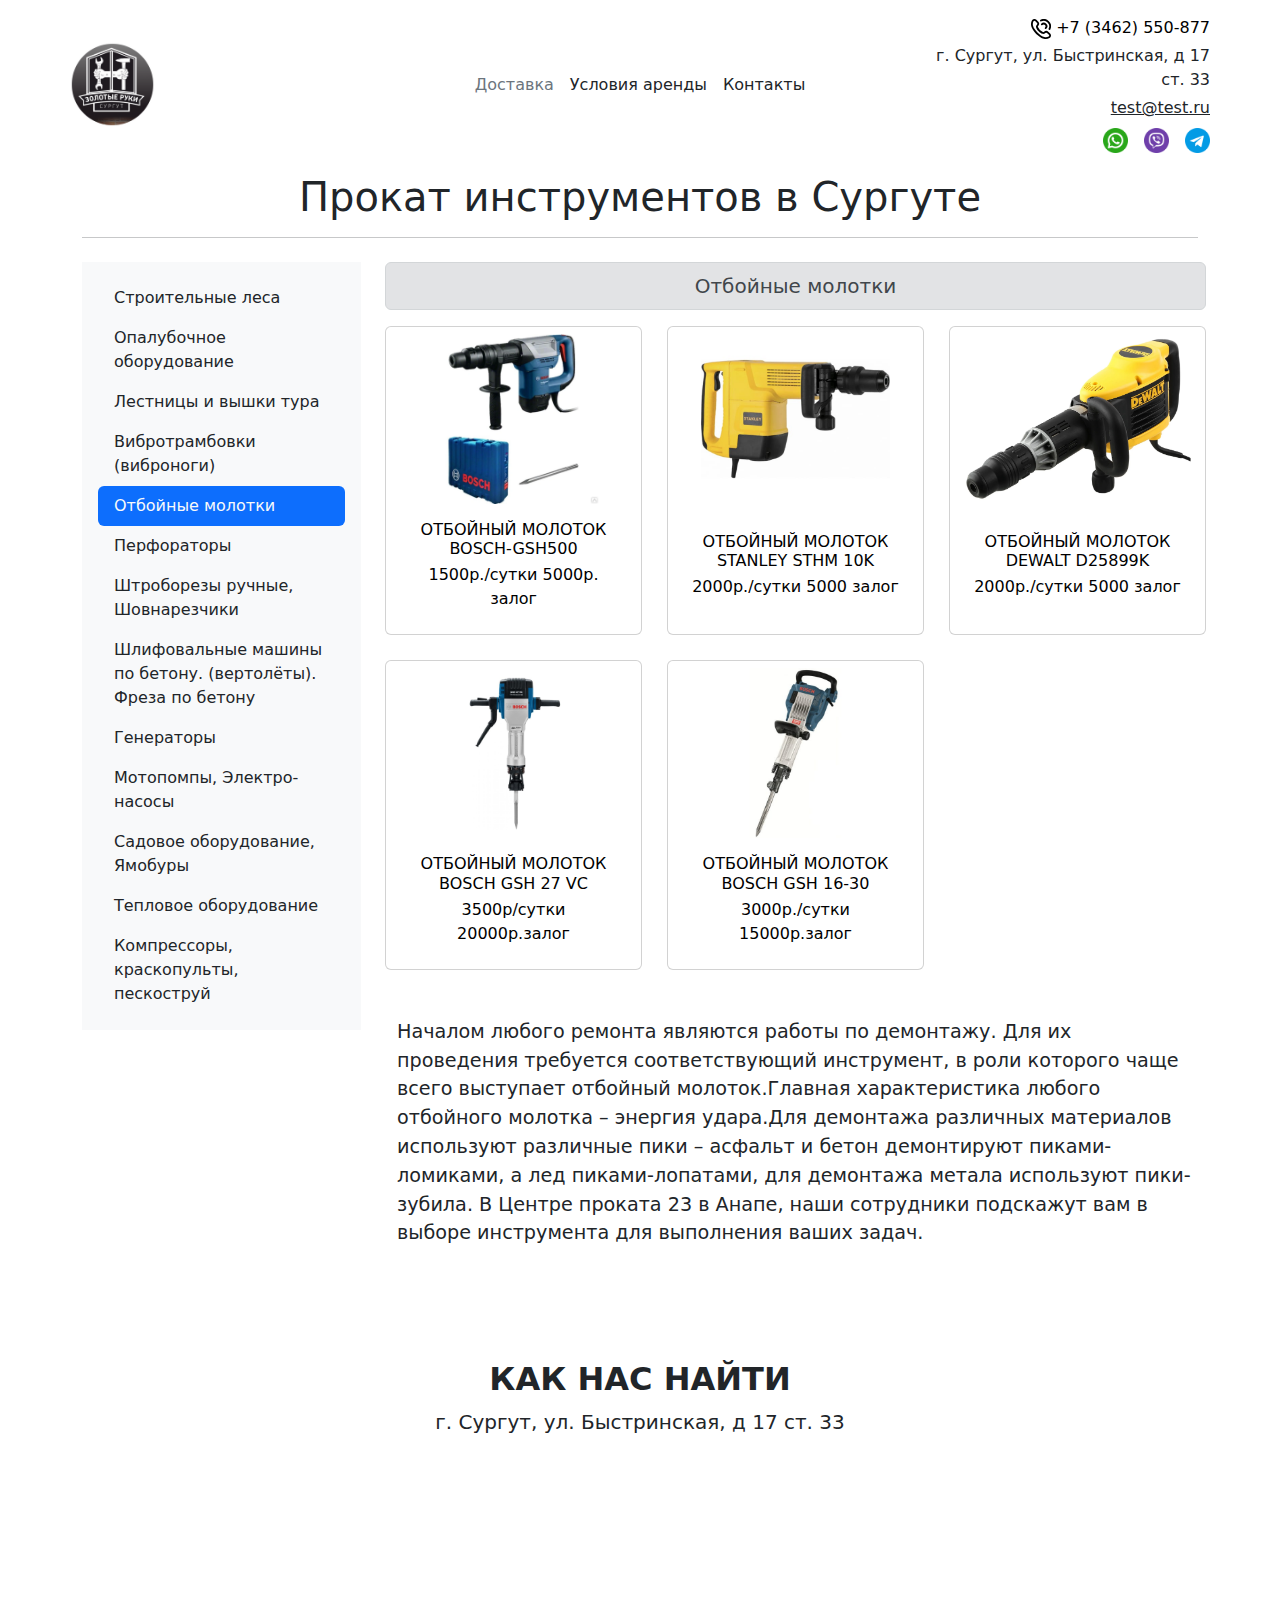
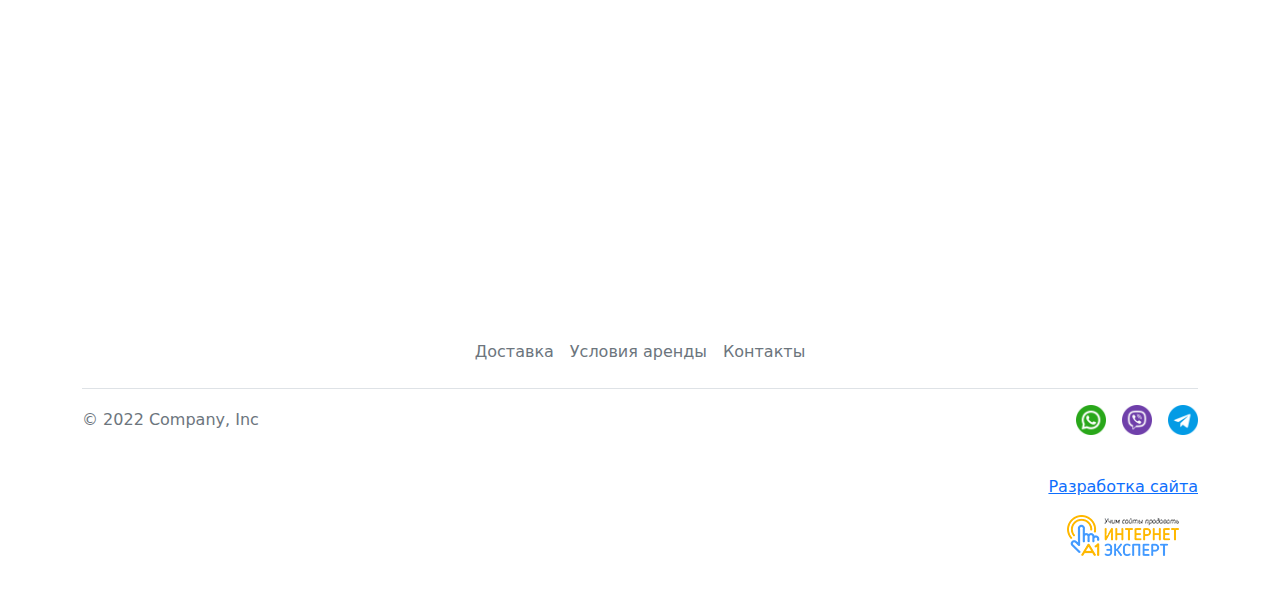
<file: section.html>
<!DOCTYPE html>
<html lang="en">

<head>
    <meta charset="UTF-8">
    <meta http-equiv="X-UA-Compatible" content="IE=edge">
    <meta name="viewport" content="width=device-width, initial-scale=1.0">
    <title>Прокат</title>
    <link rel="stylesheet" href="./css/bootstrap.min.css">
    <link rel="stylesheet" href="./css/style.css">
</head>

<body>

    <header
        class="container d-none d-lg-flex flex-wrap align-items-center justify-content-center justify-content-md-between py-3 mb-1 px-0">

        <a href="/" class="d-flex align-items-center col-md-3 mb-2 mb-md-0 text-dark text-decoration-none">
            <img style="max-width: 85px;" src="./img/logo.png" alt="">
        </a>

        <ul class="nav col-12 col-md-auto mb-2 justify-content-center mb-md-0">
            <li><a href="#" class="nav-link px-2 link-secondary">Доставка</a></li>
            <li><a href="#" class="nav-link px-2 link-dark">Условия аренды</a></li>
            <li><a href="#" class="nav-link px-2 link-dark">Контакты</a></li>
        </ul>

        <div class="col-md-3 text-end">
            <a href="tel:+73462550877" class="phone text-decoration-none">
                <svg width="20" viewBox="0 0 18 18" id="phone" xmlns="http://www.w3.org/2000/svg">
                    <path
                        d="M.227 6.433c1.087 4.318 7.023 10.258 11.34 11.34a7.31 7.31 0 001.784.224 6.985 6.985 0 003.276-.818 2.544 2.544 0 00.625-4.05l-1.706-1.705a2.543 2.543 0 00-2.816-.533 3.968 3.968 0 00-1.204.807c-.146.145-.414.168-.8.063a8.164 8.164 0 01-4.488-4.488c-.103-.385-.082-.654.064-.799.34-.348.615-.757.808-1.204a2.545 2.545 0 00-.532-2.816L4.87.75A2.507 2.507 0 002.7.034 2.536 2.536 0 00.818 1.373a7.018 7.018 0 00-.59 5.06zM2.27 2.132a.912.912 0 011.446-.227L5.42 3.611a.9.9 0 01.196.992c-.112.266-.271.51-.47.719a2.304 2.304 0 00-.483 2.372c.59 2.208 3.44 5.054 5.643 5.644.822.3 1.743.11 2.378-.491.208-.2.45-.359.715-.471a.9.9 0 01.993.195l1.705 1.706a.89.89 0 01.254.77.911.911 0 01-.483.676 5.334 5.334 0 01-3.899.454C8.253 15.252 2.75 9.75 1.813 6.033a5.341 5.341 0 01.456-3.901zM16.277 9.739a.818.818 0 001.09-.388A6.543 6.543 0 008.647.636a.818.818 0 10.701 1.477 4.908 4.908 0 016.539 6.539.818.818 0 00.39 1.087z" />
                    <path
                        d="M12.608 8.862c.32.319.838.319 1.157 0a3.272 3.272 0 000-4.627 3.348 3.348 0 00-4.626 0 .818.818 0 001.156 1.157 1.674 1.674 0 012.313 0 1.636 1.636 0 010 2.313.815.815 0 00-.006 1.155c.001.001.003.003.006.002z" />
                </svg>
                <span>+7 (3462) 550-877</span>
            </a>
            <p class="my-1">г. Сургут, ул. Быстринская, д 17 ст. 33</p>
            <a class="my-1 text-dark" href="mailto:test@test.ru">test@test.ru</a>
            <ul class="nav mt-2 justify-content-end list-unstyled d-flex socials">
                <li class="ms-3"><a class="text-muted whatsapp" href="#"></a></li>
                <li class="ms-3"><a class="text-muted viber" href="#"></a></li>
                <li class="ms-3"><a class="text-muted telegram" href="#"></a></li>
                <!-- <li class="ms-3"><a class="text-muted vk" href="#"></a></li>
                    <li class="ms-3"><a class="text-muted ok" href="#"></a></li>
                    <li class="ms-3"><a class="text-muted inst" href="#"></a></li> -->
            </ul>
        </div>

    </header>

    <div class="header-mobile container d-lg-none">
        <nav class="navbar navbar-expand-lg rounded" aria-label="Eleventh navbar example">
            <div class="container-fluid">
                <a href="/" class="d-flex align-items-center col-md-3 mb-2 mb-md-0 text-dark text-decoration-none">
                    <img style="max-width: 50px;" src="./img/logo.png" alt="">
                </a>
                <button class="navbar-toggler collapsed" type="button" data-bs-toggle="collapse"
                    data-bs-target="#navbarsExample09" aria-controls="navbarsExample09" aria-expanded="false"
                    aria-label="Toggle navigation">
                    <span class="navbar-toggler-icon"></span>
                </button>

                <div class="navbar-collapse collapse" id="navbarsExample09" style="">
                    <ul class="nav flex-column col-12 col-md-auto mb-2 justify-content-center mb-md-0">
                        <li><a href="#" class="nav-link ps-0 link-secondary">Доставка</a></li>
                        <li><a href="#" class="nav-link ps-0 link-dark">Условия аренды</a></li>
                        <li><a href="#" class="nav-link ps-0 link-dark">Контакты</a></li>
                    </ul>

                    <div>
                        <a href="tel:+73462550877" class="phone text-decoration-none">
                            <svg width="20" viewBox="0 0 18 18" id="phone" xmlns="http://www.w3.org/2000/svg">
                                <path
                                    d="M.227 6.433c1.087 4.318 7.023 10.258 11.34 11.34a7.31 7.31 0 001.784.224 6.985 6.985 0 003.276-.818 2.544 2.544 0 00.625-4.05l-1.706-1.705a2.543 2.543 0 00-2.816-.533 3.968 3.968 0 00-1.204.807c-.146.145-.414.168-.8.063a8.164 8.164 0 01-4.488-4.488c-.103-.385-.082-.654.064-.799.34-.348.615-.757.808-1.204a2.545 2.545 0 00-.532-2.816L4.87.75A2.507 2.507 0 002.7.034 2.536 2.536 0 00.818 1.373a7.018 7.018 0 00-.59 5.06zM2.27 2.132a.912.912 0 011.446-.227L5.42 3.611a.9.9 0 01.196.992c-.112.266-.271.51-.47.719a2.304 2.304 0 00-.483 2.372c.59 2.208 3.44 5.054 5.643 5.644.822.3 1.743.11 2.378-.491.208-.2.45-.359.715-.471a.9.9 0 01.993.195l1.705 1.706a.89.89 0 01.254.77.911.911 0 01-.483.676 5.334 5.334 0 01-3.899.454C8.253 15.252 2.75 9.75 1.813 6.033a5.341 5.341 0 01.456-3.901zM16.277 9.739a.818.818 0 001.09-.388A6.543 6.543 0 008.647.636a.818.818 0 10.701 1.477 4.908 4.908 0 016.539 6.539.818.818 0 00.39 1.087z" />
                                <path
                                    d="M12.608 8.862c.32.319.838.319 1.157 0a3.272 3.272 0 000-4.627 3.348 3.348 0 00-4.626 0 .818.818 0 001.156 1.157 1.674 1.674 0 012.313 0 1.636 1.636 0 010 2.313.815.815 0 00-.006 1.155c.001.001.003.003.006.002z" />
                            </svg>
                            <span>+7 (3462) 550-877</span>
                        </a>
                        <p class="my-1">г. Сургут, ул. Быстринская, д 17 ст. 33</p>
                        <a class="my-1 text-dark" href="mailto:test@test.ru">test@test.ru</a>
                        <ul class="nav mt-2 list-unstyled d-flex socials">
                            <li class="ms-3"><a class="text-muted whatsapp" href="#"></a></li>
                            <li class="ms-3"><a class="text-muted viber" href="#"></a></li>
                            <li class="ms-3"><a class="text-muted telegram" href="#"></a></li>
                            <li class="ms-3"><a class="text-muted vk" href="#"></a></li>
                            <li class="ms-3"><a class="text-muted ok" href="#"></a></li>
                            <li class="ms-3"><a class="text-muted inst" href="#"></a></li>
                        </ul>
                    </div>
                </div>
            </div>
        </nav>
    </div>

    <div class="container mb-4">
        <h1 class="mx-auto col-12 mt-1 text-center">Прокат инструментов в Сургуте</h1>
        <hr>
    </div>
    <main class="container">
        <div class="row w-100 mx-auto align-items-start ">
            <!-- SideBar -->
            <div class="d-none d-lg-flex flex-column flex-shrink-0 p-3 bg-light col-3">
                <ul class="nav nav-pills flex-column mb-auto">
                    <li class="nav-item">
                        <a href="#" class="nav-link link-dark" aria-current="page">
                            Строительные леса
                        </a>
                    </li>
                    <li>
                        <a href="#" class="nav-link link-dark">
                            Опалубочное оборудование
                        </a>
                    </li>
                    <li>
                        <a href="#" class="nav-link link-dark">
                            Лестницы и вышки тура
                        </a>
                    </li>
                    <li>
                        <a href="#" class="nav-link link-dark">
                            Вибротрамбовки (виброноги)
                        </a>
                    </li>
                    <li>
                        <a href="#" class="nav-link link-light active">
                            Отбойные молотки
                        </a>
                    </li>
                    <li>
                        <a href="#" class="nav-link link-dark">
                            Перфораторы
                        </a>
                    </li>
                    <li>
                        <a href="#" class="nav-link link-dark">
                            Штроборезы ручные, Шовнарезчики
                        </a>
                    </li>
                    <li>
                        <a href="#" class="nav-link link-dark">
                            Шлифовальные машины по бетону. (вертолёты). Фреза по бетону
                        </a>
                    </li>
                    <li>
                        <a href="#" class="nav-link link-dark">
                            Генераторы
                        </a>
                    </li>
                    <li>
                        <a href="#" class="nav-link link-dark">
                            Мотопомпы, Электро-насосы
                        </a>
                    </li>
                    <li>
                        <a href="#" class="nav-link link-dark">
                            Садовое оборудование, Ямобуры
                        </a>
                    </li>
                    <li>
                        <a href="#" class="nav-link link-dark">
                            Тепловое оборудование
                        </a>
                    </li>
                    <li>
                        <a href="#" class="nav-link link-dark">
                            Компрессоры, краскопульты, пескоструй
                        </a>
                    </li>
                </ul>
            </div>
            <!-- Mobile Catalog -->
            <button type="button" class="btn btn-primary d-lg-none w-100" data-bs-toggle="modal"
                data-bs-target="#catalog">
                Каталог товаров
            </button>
            <div class="row col-12 col-lg-9 mt-3 mt-lg-0 ms-0 ms-lg-2 p-0 ps-lg-3">
                <div class="alert alert-secondary mb-3 py-2 text-center fs-5" role="alert">
                    Отбойные молотки
                </div>
                <div class="px-0 cards mb-5">
                    <a href="./detail.html" class="card">
                        <img src="./img/tn4pmz3l3xd8huuonv1bcvn6jsvm6r63.webp"
                            class="card-img-top">
                        <div class="card-body">
                            <h6 class="card-title">
                                ОТБОЙНЫЙ МОЛОТОК BOSCH-GSH500</h6>
                            <div class="card-text">
                                1500р./сутки 5000р. залог
                            </div>
                        </div>
                    </a>
                    <a href="./detail.html" class="card ">
                        <img src="./img/mseazxji7q52z1la8no7kj4u8w26dgrg.jpg"
                            class="card-img-top">
                        <div class="card-body">
                            <h6 class="card-title">
                                ОТБОЙНЫЙ МОЛОТОК STANLEY STHM 10K
                            </h6>
                            <div class="card-text">
                                2000р./сутки 5000 залог
                            </div>
                        </div>
                    </a>
                    <a href="./detail.html" class="card ">
                        <img src="./img/i7wmo2kkkwwc56d68effb9pheweb5nlp.webp"
                            class="card-img-top">
                        <div class="card-body">
                            <h6 class="card-title">ОТБОЙНЫЙ МОЛОТОК DEWALT D25899K</h6>
                            <div class="card-text">
                                2000р./сутки 5000 залог
                            </div>
                        </div>
                    </a>
                    <a href="./detail.html" class="card ">
                        <img src="./img/13vsuyikszf343ifjg7rlck4at10wo6v.jpg"
                            class="card-img-top">
                        <div class="card-body">
                            <h6 class="card-title">ОТБОЙНЫЙ МОЛОТОК BOSCH GSH 27 VC</h6>
                            <div class="card-text">
                                3500р/сутки 20000р.залог
                            </div>
                        </div>
                    </a>
                    <a href="./detail.html" class="card ">
                        <img src="./img/ut7uox2l273fc2us9fevnst7mpztjs5c.jpg"
                            class="card-img-top">
                        <div class="card-body">
                            <h6 class="card-title">ОТБОЙНЫЙ МОЛОТОК BOSCH GSH 16-30</h6>
                            <div class="card-text">
                                3000р./cутки 15000р.залог
                            </div>
                        </div>
                    </a>
                </div>
                <div class="description-section">
                    <p>
                        Началом любого ремонта являются работы по демонтажу. Для их проведения требуется соответствующий
                        инструмент, в роли которого чаще всего выступает отбойный молоток.Главная характеристика любого
                        отбойного молотка – энергия удара.Для демонтажа различных материалов используют различные пики –
                        асфальт и бетон демонтируют пиками-ломиками, а лед пиками-лопатами, для демонтажа метала
                        используют пики-зубила. В Центре проката 23 в Анапе, наши сотрудники подскажут вам в выборе
                        инструмента для выполнения ваших задач.
                    </p>
                </div>

            </div>
        </div>


        <div class="modal fade" tabindex="-1" id="catalog">
            <div class="modal-dialog">
                <div class="modal-content">
                    <div class="modal-header">
                        <button type="button" class="btn-close" data-bs-dismiss="modal" aria-label="Close"></button>
                    </div>
                    <div class="modal-body">
                        <ul class="nav nav-pills flex-column mb-auto">
                            <li class="nav-item">
                                <a href="#" class="nav-link " aria-current="page">
                                    Строительные леса
                                </a>
                            </li>
                            <li>
                                <a href="#" class="nav-link link-dark">
                                    Опалубочное оборудование
                                </a>
                            </li>
                            <li>
                                <a href="#" class="nav-link link-dark">
                                    Лестницы и вышки тура
                                </a>
                            </li>
                            <li>
                                <a href="#" class="nav-link link-dark">
                                    Вибротрамбовки (виброноги)
                                </a>
                            </li>
                            <li>
                                <a href="#" class="nav-link link-light active">
                                    Отбойные молотки
                                </a>
                            </li>
                            <li>
                                <a href="#" class="nav-link link-dark">
                                    Перфораторы
                                </a>
                            </li>
                            <li>
                                <a href="#" class="nav-link link-dark">
                                    Штроборезы ручные, Шовнарезчики
                                </a>
                            </li>
                            <li>
                                <a href="#" class="nav-link link-dark">
                                    Шлифовальные машины по бетону. (вертолёты). Фреза по бетону
                                </a>
                            </li>
                            <li>
                                <a href="#" class="nav-link link-dark">
                                    Генераторы
                                </a>
                            </li>
                            <li>
                                <a href="#" class="nav-link link-dark">
                                    Мотопомпы, Электро-насосы
                                </a>
                            </li>
                            <li>
                                <a href="#" class="nav-link link-dark">
                                    Садовое оборудование, Ямобуры
                                </a>
                            </li>
                            <li>
                                <a href="#" class="nav-link link-dark">
                                    Тепловое оборудование
                                </a>
                            </li>
                            <li>
                                <a href="#" class="nav-link link-dark">
                                    Компрессоры, краскопульты, пескоструй
                                </a>
                            </li>
                        </ul>
                    </div>

                </div>
            </div>
        </div>
    </main>

    <div class="container">
        <!-- Как найти -->
        <div class="px-0 pt-5 my-5 text-center">
            <h2 class="fw-bold">КАК НАС НАЙТИ</h2>
            <div class="col-lg-6 mx-auto">
                <p class="lead mb-4">г. Сургут, ул. Быстринская, д 17 ст. 33</p>
            </div>
            <div class="map">
                <iframe
                    src="https://yandex.ru/map-widget/v1/?um=constructor%3A19fd57f9bd9d9f6c2b15b148b3253675ee3cbc4e8901ed9577d95917a9818d6e&amp;source=constructor"
                    width="100%" height="400" frameborder="0"></iframe>
            </div>
        </div>
    </div>


    <div class="container">
        <footer class="py-3 my-4">
            <ul class="nav justify-content-center border-bottom pb-3 mb-3">
                <li class="nav-item"><a href="#" class="nav-link px-2 text-muted">Доставка</a></li>
                <li class="nav-item"><a href="#" class="nav-link px-2 text-muted">Условия аренды</a></li>
                <li class="nav-item"><a href="#" class="nav-link px-2 text-muted">Контакты</a></li>
            </ul>
            <div
                class="d-flex flex-column flex-sm-row justify-content-center justify-content-sm-between align-items-center ">
                <div class="col-md-4 d-flex align-items-center">
                    <span class="mb-0 text-muted">© 2022 Company, Inc</span>
                </div>

                <ul class="nav mt-3 mt-sm-0 justify-content-end list-unstyled d-flex socials">
                    <li class="ms-3"><a class="text-muted whatsapp" href="#"></a></li>
                    <li class="ms-3"><a class="text-muted viber" href="#"></a></li>
                    <li class="ms-3"><a class="text-muted telegram" href="#"></a></li>
                    <!-- <li class="ms-3"><a class="text-muted vk" href="#"></a></li>
                        <li class="ms-3"><a class="text-muted ok" href="#"></a></li>
                        <li class="ms-3"><a class="text-muted inst" href="#"></a></li> -->
                </ul>
            </div>
        </footer>
        <div class="creators mx-auto mb-5 mx-lg-0 ms-lg-auto" style="width: max-content;">
            <a href="https://a1-reklama.ru/" class="d-flex flex-column align-items-center" target="_blank">
                <p>Разработка сайта</p>
                <img src="./img/a1_logo.png" alt="a1" width="112" height="41">
            </a>
        </div>
    </div>


    <script src="./js/bootstrap.bundle.min.js"></script>
</body>

</html>
</file>
<file: css/style.css>
.nav-pills .nav-link:hover {
    color: var(--bs-nav-link-color) !important;
}

.carousel-inner {
    height: 340px;
}

.carousel-inner img {
    object-fit: cover;
    filter: brightness(0.7);
}

.carousel-inner-detail img {
    filter: initial;
    object-fit: contain;
}
.carousel-inner-detail {
    
}

.cards {
    display: grid;
    gap: 25px;
    grid-template-columns: repeat(3, 1fr);
}

.card {
    text-decoration: none;
    color: black;
    text-align: center;
    width: 100%;
    padding: 7px;
    overflow: hidden;
    align-items: center;
}

.card img {
    transform: scale(1);
    transition: transform 0.25s ease;
    max-width: 95%;
    height: 170px;
    object-fit: contain;
}

@media(max-width: 575px) {
    .card img {
        height: 140px;
    }
}

.card:hover img {
    transform: scale(1.05);
}

.card-title {
    margin-bottom: 0;
}

.card-body {
    display: flex;
    align-items: center;
    justify-content: center;
    flex-direction: column;
}

.card-text {
    margin-top: 5px;
}

.description-section p {
    font-size: 1.2rem
}

@media(max-width: 767px) {
    .cards {
        grid-template-columns: repeat(2, 1fr);
        gap: 10px;
    }

    #carouselExampleDark .carousel-inner {
        height: 290px;
    }
}

.socials a {
    width: 30px;
    background-size: 100%;
    background-repeat: no-repeat;
    display: block;
    height: 30px;
    transform: scale(1);
    transition: transform 0.3s ease;
}


.socials a:hover {
    transform: scale(1.05);
}


.whatsapp {
    background-image: url(../img/socials/whatsapp.png);
}

.viber {
    background-image: url(../img/socials/viber.png);
}

.telegram {
    background-image: url(../img/socials/telegram.png);
}

.vk {
    background-image: url(../img/socials/vk.png);
}

.inst {
    background-image: url(../img/socials/inst.png);
}

.ok {
    background-image: url(../img/socials/ok.png);
}

header .socials a {
    width: 25px;
    height: 25px;
}

.phone {
    color: black;
    font-weight: 500;
}

.phone:hover {
    color: red;
}

.phone:hover svg {
    fill: red;
}

.socials .ms-3:first-child {
    margin-left: 0 !important;
}

.cursor-pointer {
    cursor: pointer;
}

.link-light.active:hover {
    color: white !important;
}
</file>
